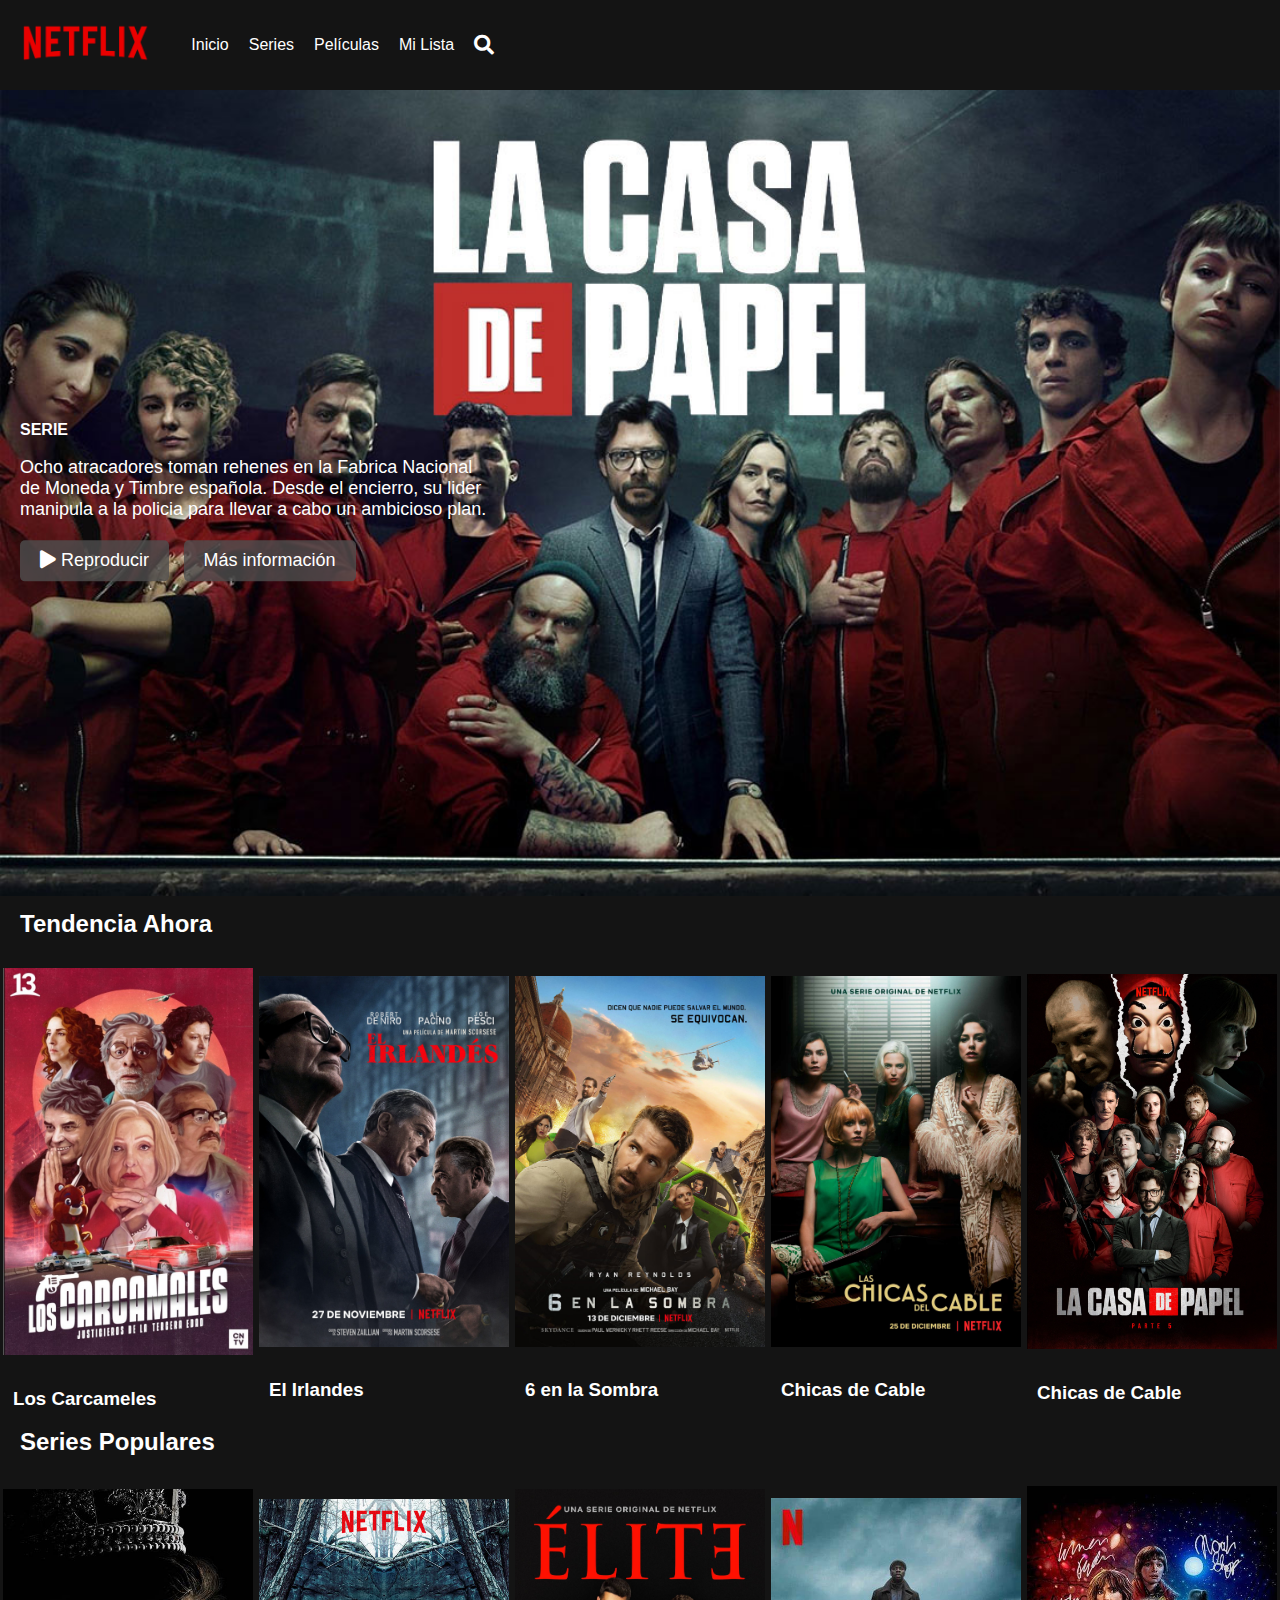
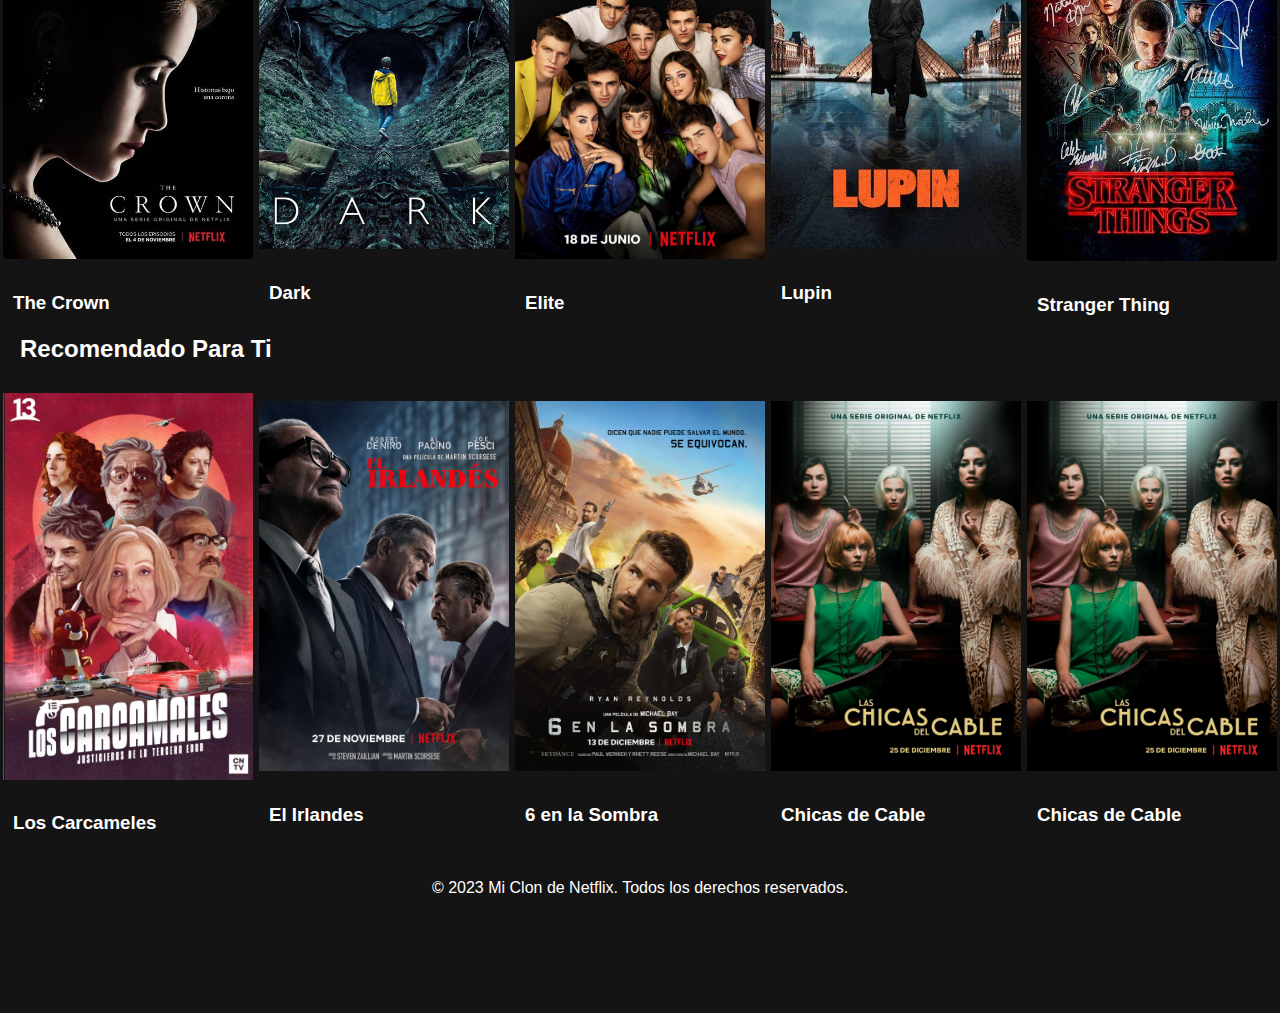
<file: Index.html>
<!DOCTYPE html>
<html>
<head>
    <title>Mi Clon de Netflix</title>
    <link rel="stylesheet" type="text/css" href="styles.css">
    <script src="script.js"></script>
    <link rel="stylesheet" href="https://cdnjs.cloudflare.com/ajax/libs/font-awesome/5.15.3/css/all.min.css">
</head>
<body>
    <!-- Barra de navegación -->
    <nav>
        <div class="logo">
            <img src="Imagenes/Logocompleto.png" alt="Logo de Netflix">
        </div>
        <ul class="menu">
            <li><a href="#">Inicio</a></li>
            <li><a href="#">Series</a></li>
            <li><a href="#">Películas</a></li>
            <li><a href="#">Mi Lista</a></li>
        </ul>
        <div class="search-icon">
            <i class="fas fa-search"></i>
        </div>
    </nav>

    <!-- Contenido principal -->
    <section class="banner">
        <img src="Imagenes/baner.jpg" alt="">
        <div class="banner-content">
            <div class="banner-logo"></div>
                <h2>SERIE</h2>
                <p>Ocho atracadores toman rehenes en la Fabrica Nacional<br>
                    de Moneda y Timbre española. Desde el encierro, su lider<br>
                    manipula a la policia para llevar a cabo un ambicioso plan.
                </p>
                <div class="banner-buttons">
                    <button ><i class="fas fa-play"></i></i>  Reproducir</button>
                    <button>Más información</button>
                </div>
            </div>
        </div>
    </section>

    <!-- Sección de categorías -->
    <section class="categories">
        <h2>Tendencia Ahora</h2>
        <div class="series-list carousel">
          <div class="carousel-inner">

            <div class="carousel-item">
              <div class="series-item">
                <img src="Imagenes/losCarcamales.jpg" alt="">
                <h3>Los Carcameles</h3>
              </div>
            </div>
            <div class="carousel-item">
              <div class="series-item">
                <img src="Imagenes/elIrlandes.jpg" alt="">
                <h3>El Irlandes</h3>
              </div>
            </div>
            <div class="carousel-item">
              <div class="series-item">
                <img src="Imagenes/6enlaSombra.jpg" alt="">
                <h3>6 en la Sombra</h3>
              </div>
            </div>
            <div class="carousel-item">
              <div class="series-item">
                <img src="Imagenes/chicasCable.jpg" alt="">
                <h3>Chicas de Cable</h3>
              </div>
            </div>
            <div class="carousel-item">
                <div class="series-item">
                  <img src="Imagenes/casaPapel.jpg" alt="">
                  <h3>Chicas de Cable</h3>
                </div>
              </div>
              <div class="carousel-item">
                <div class="series-item">
                  <img src="Imagenes/estadestrasdeti.jpg" alt="">
                  <h3>Esta Detras De Ti</h3>
                </div>
              </div>
              <div class="carousel-item">
                <div class="series-item">
                  <img src="Imagenes//hombresdeLombre.jpg" alt="">
                  <h3>Hombres de Lombre</h3>
                </div>
              </div>
              <div class="carousel-item">
                <div class="series-item">
                  <img src="Imagenes/nuestroPlaneta.webp" alt="">
                  <h3>Nuestro Planeta</h3>
                </div>
              </div>
              <div class="carousel-item">
                <div class="series-item">
                  <img src="Imagenes/sospechaMortal.webp" alt="">
                  <h3>Sospecha Mortal</h3>
                </div>
              </div>
              <div class="carousel-item">
                <div class="series-item">
                  <img src="Imagenes/vocesOcultas.jpg" alt="Chicas de Cable">
                  <h3>Voces Ocultas</h3>
                </div>
              </div>
    </section>
<!-- Sección de categorías 2 -->
    <section class="categories">
        <h2>Series Populares</h2>
        <div class="series-list carousel">
          <div class="carousel-inner">

            <div class="carousel-item">
              <div class="series-item">
                <img src="Imagenes/serieCrown.jpg" alt="">
                <h3>The Crown</h3>
              </div>
            </div>
            <div class="carousel-item">
              <div class="series-item">
                <img src="Imagenes/serieDark.jpg" alt="">
                <h3>Dark</h3>
              </div>
            </div>
            <div class="carousel-item">
              <div class="series-item">
                <img src="Imagenes/serieElite.jpg" alt="">
                <h3>Elite</h3>
              </div>
            </div>
            <div class="carousel-item">
              <div class="series-item">
                <img src="Imagenes/serieLupin.jpg" alt="">
                <h3>Lupin</h3>
              </div>
            </div>
            <div class="carousel-item">
                <div class="series-item">
                  <img src="Imagenes/serieStranger.jpg" alt="">
                  <h3>Stranger Thing</h3>
                </div>
              </div>
              <div class="carousel-item">
                <div class="series-item">
                  <img src="Imagenes/serieTrolis.jpg" alt="">
                  <h3>Trolis</h3>
                </div>
              </div>
              <div class="carousel-item">
                <div class="series-item">
                  <img src="Imagenes/serielockeKey.jpg" alt="">
                  <h3>Locke & Key</h3>
                </div>
              </div>
              <div class="carousel-item">
                <div class="series-item">
                  <img src="Imagenes/serieRiverdale.jpg" alt="">
                  <h3>Riverdale</h3>
                </div>
              </div>
              <div class="carousel-item">
                <div class="series-item">
                  <img src="Imagenes/serieVivirsinPermiso.jpg" alt="">
                  <h3>Vivir Sin Permiso</h3>
                </div>
              </div>
              <div class="carousel-item">
                <div class="series-item">
                  <img src="Imagenes/serieSexEducation.jpg" alt="Chicas de Cable">
                  <h3>Sex Education</h3>
                </div>
              </div>
    </section>
<!-- Sección de categorías 3-->
    <section class="categories">
        <h2>Recomendado Para Ti </h2>
        <div class="series-list carousel">
          <div class="carousel-inner">

            <div class="carousel-item">
              <div class="series-item">
                <img src="Imagenes/losCarcamales.jpg" alt="">
                <h3>Los Carcameles</h3>
              </div>
            </div>
            <div class="carousel-item">
              <div class="series-item">
                <img src="Imagenes/elIrlandes.jpg" alt="">
                <h3>El Irlandes</h3>
              </div>
            </div>
            <div class="carousel-item">
              <div class="series-item">
                <img src="Imagenes/6enlaSombra.jpg" alt="">
                <h3>6 en la Sombra</h3>
              </div>
            </div>
            <div class="carousel-item">
              <div class="series-item">
                <img src="Imagenes/chicasCable.jpg" alt="">
                <h3>Chicas de Cable</h3>
              </div>
            </div>
            <div class="carousel-item">
                <div class="series-item">
                  <img src="Imagenes/chicasCable.jpg" alt="">
                  <h3>Chicas de Cable</h3>
                </div>
              </div>
              <div class="carousel-item">
                <div class="series-item">
                  <img src="Imagenes/estadestrasdeti.jpg" alt="">
                  <h3>Esta Detras De Ti</h3>
                </div>
              </div>
              <div class="carousel-item">
                <div class="series-item">
                  <img src="Imagenes//hombresdeLombre.jpg" alt="">
                  <h3>Hombres de Lombre</h3>
                </div>
              </div>
              <div class="carousel-item">
                <div class="series-item">
                  <img src="Imagenes/nuestroPlaneta.webp" alt="">
                  <h3>Nuestro Planeta</h3>
                </div>
              </div>
              <div class="carousel-item">
                <div class="series-item">
                  <img src="Imagenes/sospechaMortal.webp" alt="">
                  <h3>Sospecha Mortal</h3>
                </div>
              </div>
              <div class="carousel-item">
                <div class="series-item">
                  <img src="Imagenes/vocesOcultas.jpg" alt="Chicas de Cable">
                  <h3>Voces Ocultas</h3>
                </div>
              </div>
    </section>

    <!-- Pie de página -->
    <footer>
        <p>&copy; 2023 Mi Clon de Netflix. Todos los derechos reservados.</p>
    </footer>
</body>
</html>
</file>
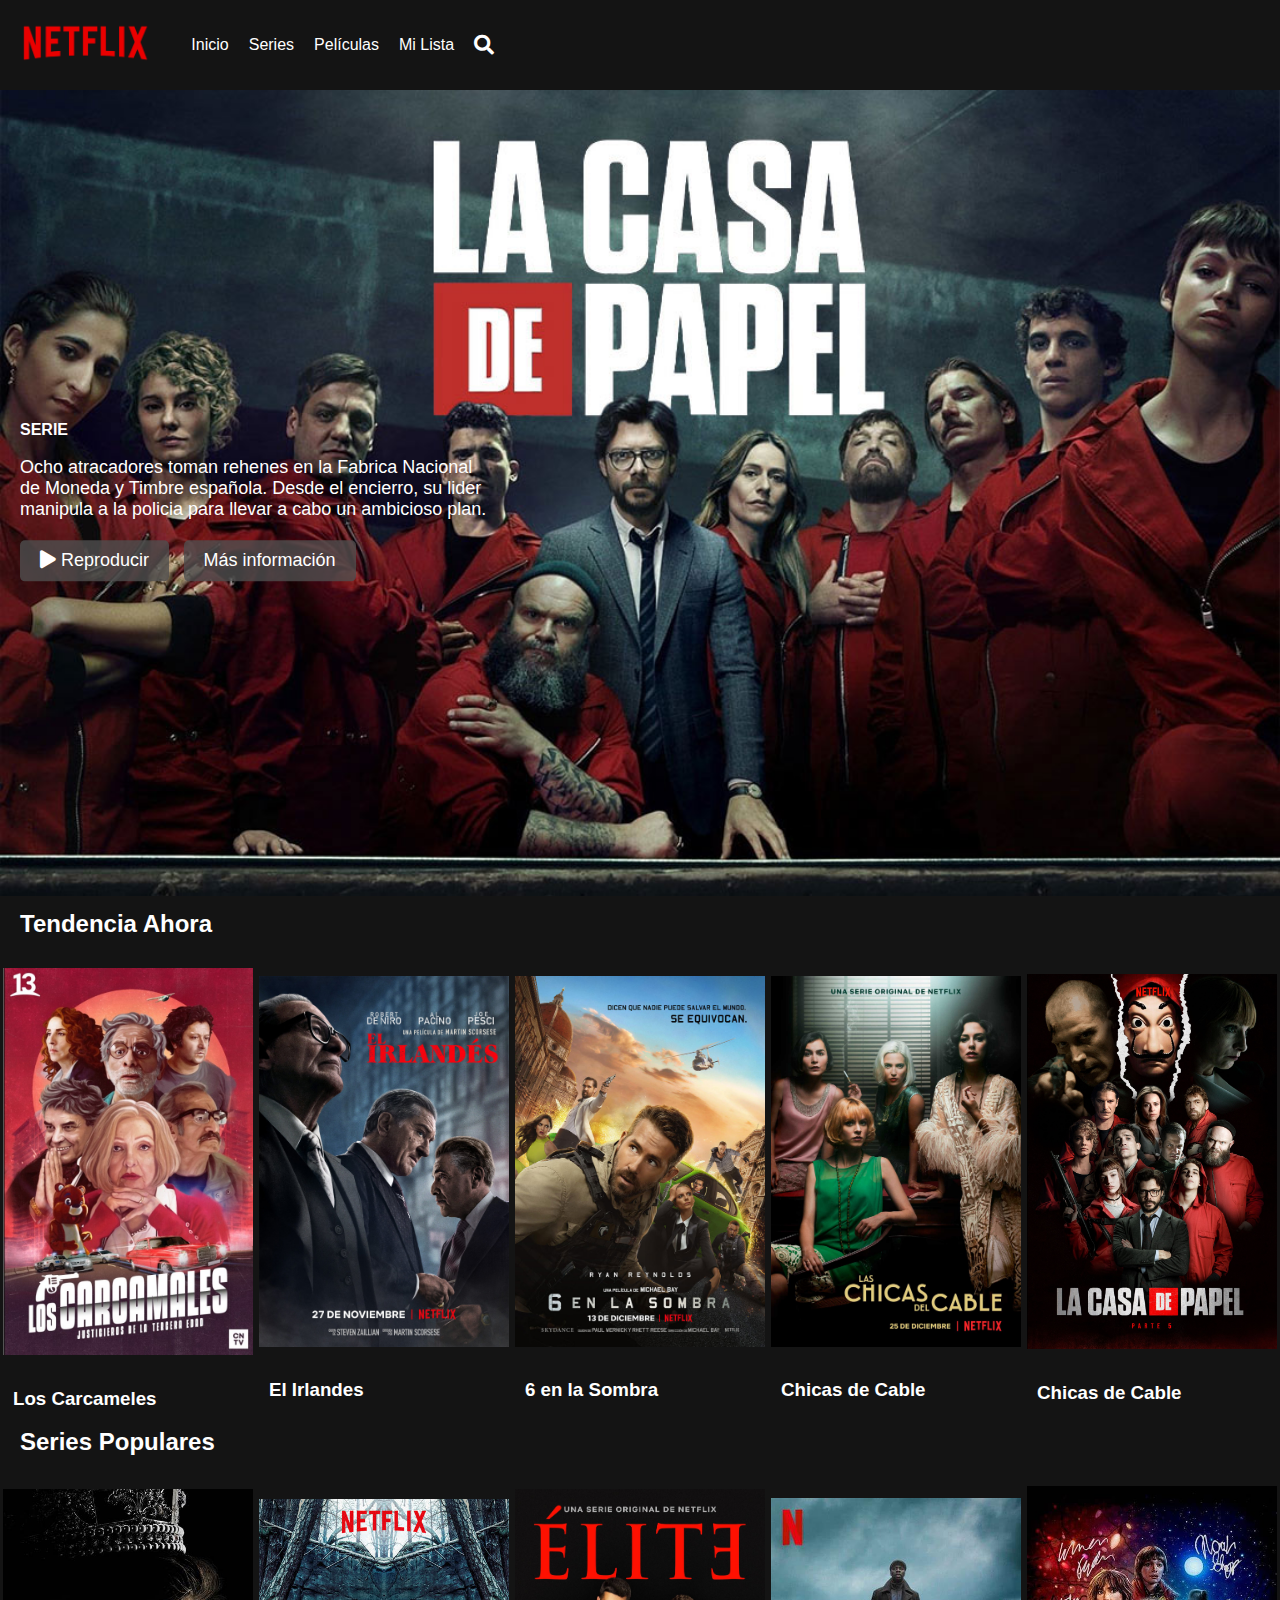
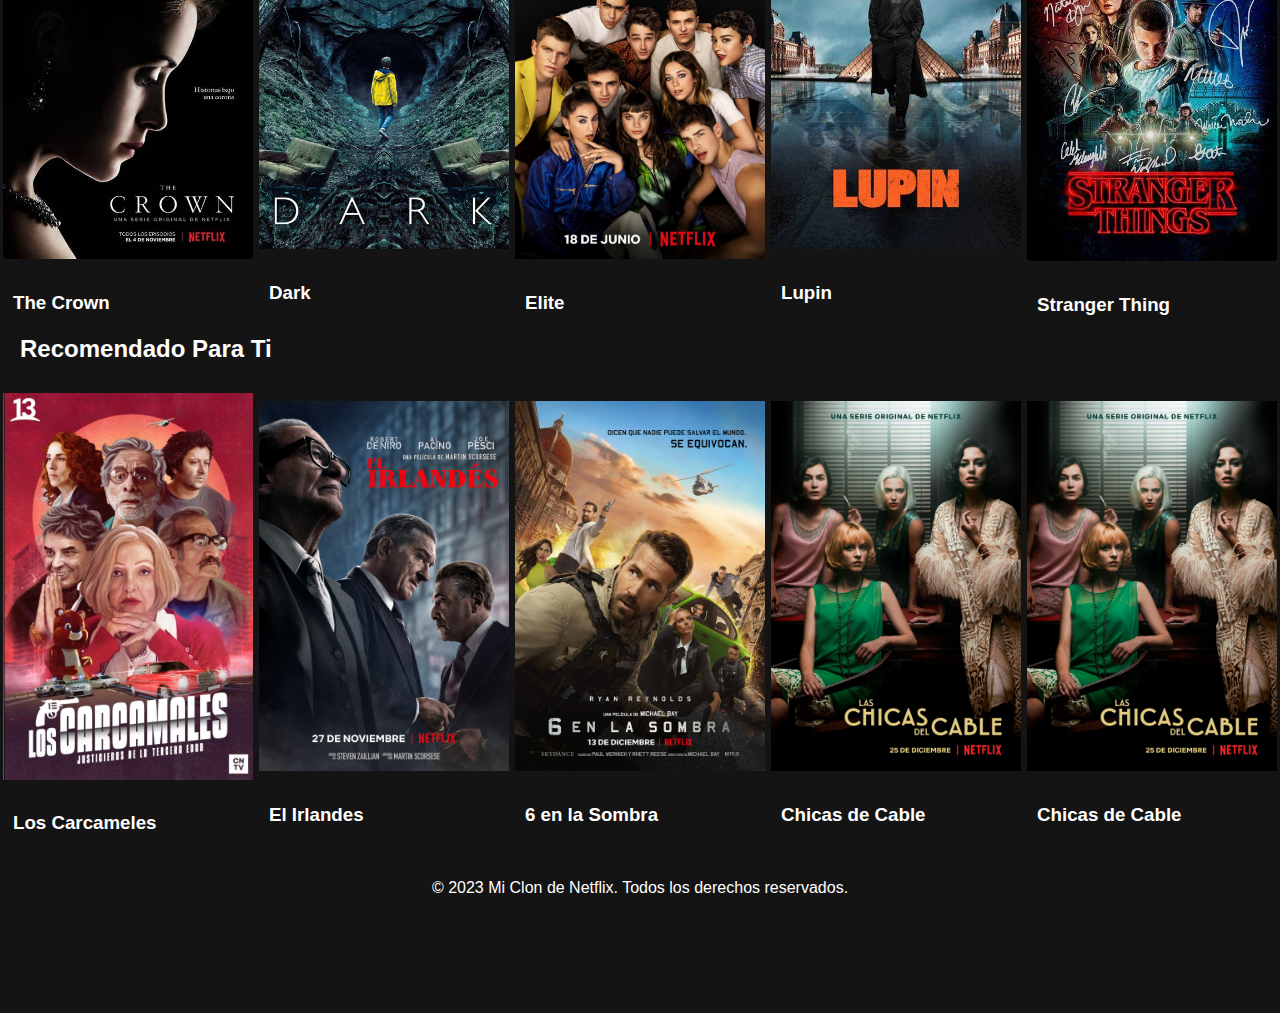
<file: index.html>
<!DOCTYPE html>
<html>
<head>
    <title>Mi Clon de Netflix</title>
    <link rel="stylesheet" type="text/css" href="styles.css">
    <script src="script.js"></script>
    <link rel="stylesheet" href="https://cdnjs.cloudflare.com/ajax/libs/font-awesome/5.15.3/css/all.min.css">
</head>
<body>
    <!-- Barra de navegación -->
    <nav>
        <div class="logo">
            <img src="Imagenes/Logocompleto.png" alt="Logo de Netflix">
        </div>
        <ul class="menu">
            <li><a href="#">Inicio</a></li>
            <li><a href="#">Series</a></li>
            <li><a href="#">Películas</a></li>
            <li><a href="#">Mi Lista</a></li>
        </ul>
        <div class="search-icon">
            <i class="fas fa-search"></i>
        </div>
    </nav>

    <!-- Contenido principal -->
    <section class="banner">
        <img src="Imagenes/baner.jpg" alt="">
        <div class="banner-content">
            <div class="banner-logo"></div>
                <h2>SERIE</h2>
                <p>Ocho atracadores toman rehenes en la Fabrica Nacional<br>
                    de Moneda y Timbre española. Desde el encierro, su lider<br>
                    manipula a la policia para llevar a cabo un ambicioso plan.
                </p>
                <div class="banner-buttons">
                    <button ><i class="fas fa-play"></i></i>  Reproducir</button>
                    <button>Más información</button>
                </div>
            </div>
        </div>
    </section>

    <!-- Sección de categorías -->
    <section class="categories">
        <h2>Tendencia Ahora</h2>
        <div class="series-list carousel">
          <div class="carousel-inner">

            <div class="carousel-item">
              <div class="series-item">
                <img src="Imagenes/losCarcamales.jpg" alt="">
                <h3>Los Carcameles</h3>
              </div>
            </div>
            <div class="carousel-item">
              <div class="series-item">
                <img src="Imagenes/elIrlandes.jpg" alt="">
                <h3>El Irlandes</h3>
              </div>
            </div>
            <div class="carousel-item">
              <div class="series-item">
                <img src="Imagenes/6enlaSombra.jpg" alt="">
                <h3>6 en la Sombra</h3>
              </div>
            </div>
            <div class="carousel-item">
              <div class="series-item">
                <img src="Imagenes/chicasCable.jpg" alt="">
                <h3>Chicas de Cable</h3>
              </div>
            </div>
            <div class="carousel-item">
                <div class="series-item">
                  <img src="Imagenes/casaPapel.jpg" alt="">
                  <h3>Chicas de Cable</h3>
                </div>
              </div>
              <div class="carousel-item">
                <div class="series-item">
                  <img src="Imagenes/estadestrasdeti.jpg" alt="">
                  <h3>Esta Detras De Ti</h3>
                </div>
              </div>
              <div class="carousel-item">
                <div class="series-item">
                  <img src="Imagenes//hombresdeLombre.jpg" alt="">
                  <h3>Hombres de Lombre</h3>
                </div>
              </div>
              <div class="carousel-item">
                <div class="series-item">
                  <img src="Imagenes/nuestroPlaneta.webp" alt="">
                  <h3>Nuestro Planeta</h3>
                </div>
              </div>
              <div class="carousel-item">
                <div class="series-item">
                  <img src="Imagenes/sospechaMortal.webp" alt="">
                  <h3>Sospecha Mortal</h3>
                </div>
              </div>
              <div class="carousel-item">
                <div class="series-item">
                  <img src="Imagenes/vocesOcultas.jpg" alt="Chicas de Cable">
                  <h3>Voces Ocultas</h3>
                </div>
              </div>
    </section>
<!-- Sección de categorías 2 -->
    <section class="categories">
        <h2>Series Populares</h2>
        <div class="series-list carousel">
          <div class="carousel-inner">

            <div class="carousel-item">
              <div class="series-item">
                <img src="Imagenes/serieCrown.jpg" alt="">
                <h3>The Crown</h3>
              </div>
            </div>
            <div class="carousel-item">
              <div class="series-item">
                <img src="Imagenes/serieDark.jpg" alt="">
                <h3>Dark</h3>
              </div>
            </div>
            <div class="carousel-item">
              <div class="series-item">
                <img src="Imagenes/serieElite.jpg" alt="">
                <h3>Elite</h3>
              </div>
            </div>
            <div class="carousel-item">
              <div class="series-item">
                <img src="Imagenes/serieLupin.jpg" alt="">
                <h3>Lupin</h3>
              </div>
            </div>
            <div class="carousel-item">
                <div class="series-item">
                  <img src="Imagenes/serieStranger.jpg" alt="">
                  <h3>Stranger Thing</h3>
                </div>
              </div>
              <div class="carousel-item">
                <div class="series-item">
                  <img src="Imagenes/serieTrolis.jpg" alt="">
                  <h3>Trolis</h3>
                </div>
              </div>
              <div class="carousel-item">
                <div class="series-item">
                  <img src="Imagenes/serielockeKey.jpg" alt="">
                  <h3>Locke & Key</h3>
                </div>
              </div>
              <div class="carousel-item">
                <div class="series-item">
                  <img src="Imagenes/serieRiverdale.jpg" alt="">
                  <h3>Riverdale</h3>
                </div>
              </div>
              <div class="carousel-item">
                <div class="series-item">
                  <img src="Imagenes/serieVivirsinPermiso.jpg" alt="">
                  <h3>Vivir Sin Permiso</h3>
                </div>
              </div>
              <div class="carousel-item">
                <div class="series-item">
                  <img src="Imagenes/serieSexEducation.jpg" alt="Chicas de Cable">
                  <h3>Sex Education</h3>
                </div>
              </div>
    </section>
<!-- Sección de categorías 3-->
    <section class="categories">
        <h2>Recomendado Para Ti </h2>
        <div class="series-list carousel">
          <div class="carousel-inner">

            <div class="carousel-item">
              <div class="series-item">
                <img src="Imagenes/losCarcamales.jpg" alt="">
                <h3>Los Carcameles</h3>
              </div>
            </div>
            <div class="carousel-item">
              <div class="series-item">
                <img src="Imagenes/elIrlandes.jpg" alt="">
                <h3>El Irlandes</h3>
              </div>
            </div>
            <div class="carousel-item">
              <div class="series-item">
                <img src="Imagenes/6enlaSombra.jpg" alt="">
                <h3>6 en la Sombra</h3>
              </div>
            </div>
            <div class="carousel-item">
              <div class="series-item">
                <img src="Imagenes/chicasCable.jpg" alt="">
                <h3>Chicas de Cable</h3>
              </div>
            </div>
            <div class="carousel-item">
                <div class="series-item">
                  <img src="Imagenes/chicasCable.jpg" alt="">
                  <h3>Chicas de Cable</h3>
                </div>
              </div>
              <div class="carousel-item">
                <div class="series-item">
                  <img src="Imagenes/estadestrasdeti.jpg" alt="">
                  <h3>Esta Detras De Ti</h3>
                </div>
              </div>
              <div class="carousel-item">
                <div class="series-item">
                  <img src="Imagenes//hombresdeLombre.jpg" alt="">
                  <h3>Hombres de Lombre</h3>
                </div>
              </div>
              <div class="carousel-item">
                <div class="series-item">
                  <img src="Imagenes/nuestroPlaneta.webp" alt="">
                  <h3>Nuestro Planeta</h3>
                </div>
              </div>
              <div class="carousel-item">
                <div class="series-item">
                  <img src="Imagenes/sospechaMortal.webp" alt="">
                  <h3>Sospecha Mortal</h3>
                </div>
              </div>
              <div class="carousel-item">
                <div class="series-item">
                  <img src="Imagenes/vocesOcultas.jpg" alt="Chicas de Cable">
                  <h3>Voces Ocultas</h3>
                </div>
              </div>
    </section>

    <!-- Pie de página -->
    <footer>
        <p>&copy; 2023 Mi Clon de Netflix. Todos los derechos reservados.</p>
    </footer>
</body>
</html>
</file>
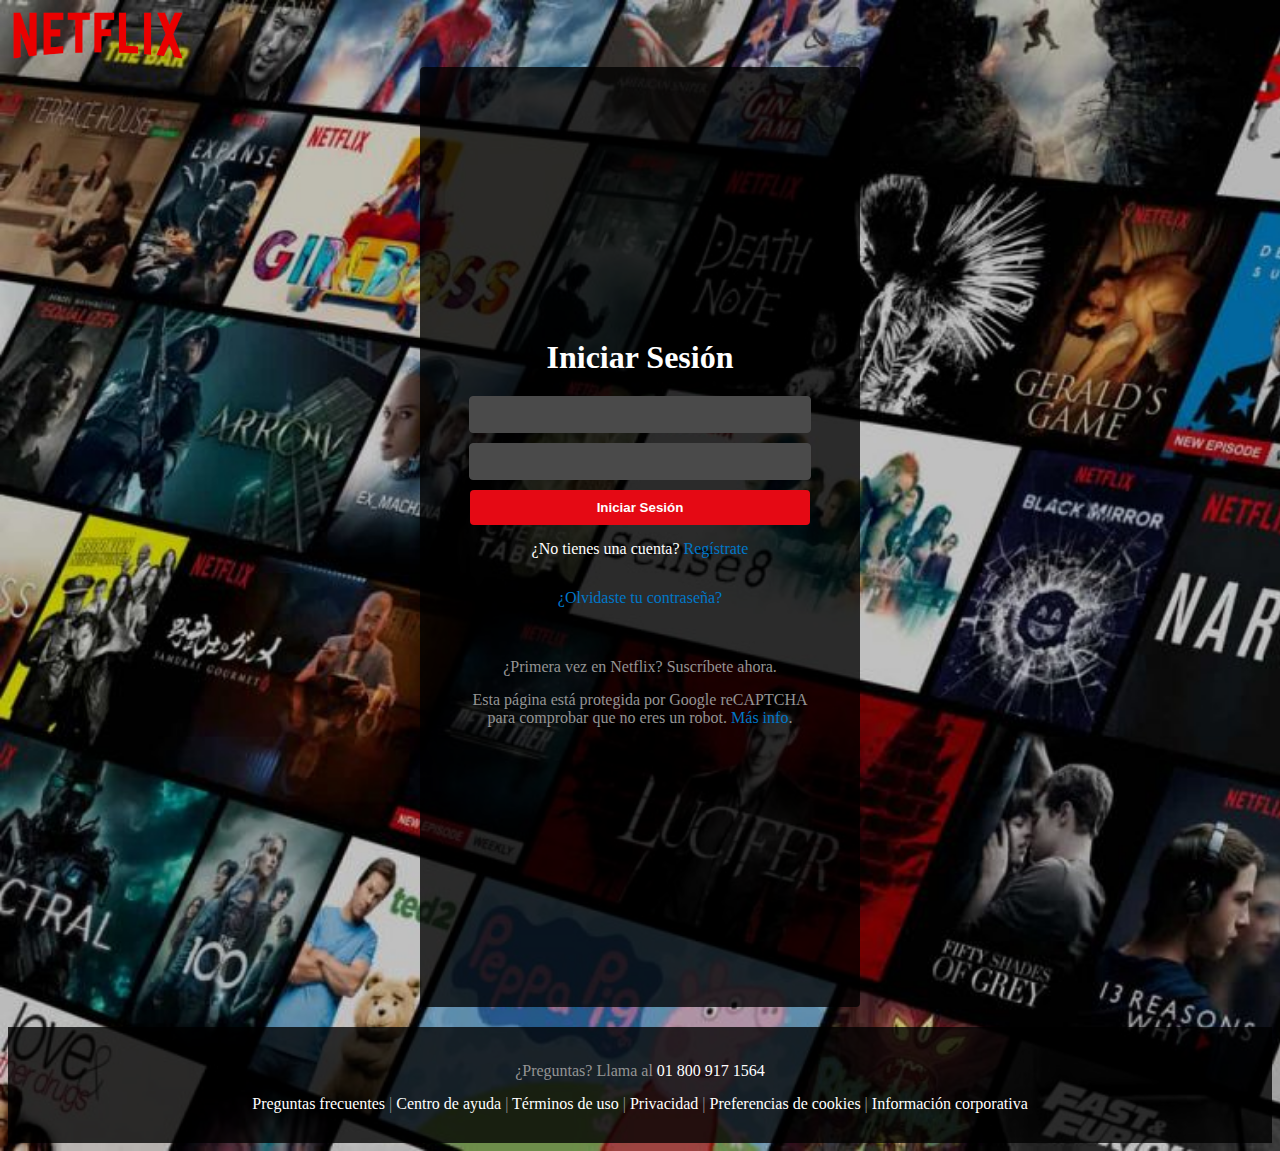
<file: Login.html>
<!DOCTYPE html>
<html>
<head>
  <title>Inicio de Sesión en Netflix</title>
  <link rel="stylesheet" type="text/css" href="loging.css">
</head>
<body>
    <div class="logo">
      <img src="Imagenes/Logocompleto.png" alt="Logo de Netflix">
    </div>
  <div class="container">
    <h1>Iniciar Sesión</h1>
      <label for="email">Correo electrónico:</label>
      <input type="email" id="email" name="email" required>
      
      <label for="password">Contraseña:</label>
      <input type="password" id="password" name="password" required>
      
      <button onclick="window.location.href='file:///C:/Users/verav/Dropbox/ClasesDEV.F/ProyectoClon/Pryoyecto%200/index.html#'">Iniciar Sesión</button>

    </form>
    <p>¿No tienes una cuenta? <a href="registro.php">Regístrate</a></p>
    <p><a href="olvido_contraseña.php">¿Olvidaste tu contraseña?</a></p>
    <footer>
      <p>¿Primera vez en Netflix? Suscríbete ahora.</p>
      <p>Esta página está protegida por Google reCAPTCHA para comprobar que no eres un robot. <a href="#">Más info</a>.</p>
    </footer>
  </div>
  <footer class="footer-2">
    <p>¿Preguntas? Llama al <a href="tel:018009171564">01 800 917 1564</a></p>
    <p><a href="#">Preguntas frecuentes</a> | <a href="#">Centro de ayuda</a> | <a href="#">Términos de uso</a> | <a href="#">Privacidad</a> | <a href="#">Preferencias de cookies</a> | <a href="#">Información corporativa</a></p>
  </footer>
</body>
</html>
</file>
<file: styles.css>
/* Estilos generales */
body {
    margin: 0;
    padding: 0;
    font-family: Arial, sans-serif;
    background-color: #141414;
    color: #ffffff;
  }
  
  /* Barra de navegación */
  nav {
    background-color: #141414;
    padding: 20px;
    display: flex;
    align-items: center;
  }
  
  .logo img {
    height: 40px;
  }

  .search-icon {
    font-size: 20px;
    color: #ffffff;
    cursor: pointer;
}
  
  .menu {
    list-style: none;
    display: flex;
    list-style-type: none;
    display: flex;
  }
  
  .menu li {
    margin-right: 20px;
  }
  
  .menu li a {
    text-decoration: none;
    color: #ffffff;
  }
  
  .menu li a:hover {
    text-decoration: underline;
}

  .banner {
    position: relative;
    width: 100%;
    overflow: hidden;
  }

  .banner img {
    width: 100%;
    height: auto;
  }

  .banner-content {
    position: absolute;
    top: 50%;
    transform: translateY(-50%);
    text-align: left;
    color: #fff;
    float: left;
    margin-left: 20px;
  }

  .banner h2 {
    font-size: 24px;
    margin-bottom: 10px;
    font-size: inherit;
  }

  .banner p {
    font-size: 18px;
    margin-bottom: 20px;
  }

  .banner-buttons button {
    margin-right: 10px;
    padding: 10px 20px;
    font-size: 18px;
    background-color: #504e4ecd;
    color: #fff;
    border: none;
    border-radius: 5px;
    cursor: pointer;
  }

  .banner-buttons button:hover {
    background-color: #e9d9d9cd;
  }

    /* Sección de categorías */
  .categories {
    padding: 50px 0;
    text-align: left;
    margin-top: -80px;
    margin-bottom: -150px;

  }
      
  .categories h2 {
    font-size: 24px;
    margin-bottom: 10px;
    padding: 20px;
  }

  .categories h3 {
    padding: 10px;
      }

 /*Carrucel*/     
      .carousel {
        width: 100%;
        overflow: hidden;
        position: relative;
        display: flex;
        align-items: center;
        overflow: hidden;
      }
    
      .carousel-inner {
        display: flex;
      }
    
      .carousel-item {
        flex: 0 0 20%;
        padding: 0 3px;
        box-sizing: border-box;
        transition: transform 0.3s ease-in-out;
        display: flex;
        align-items: center;
      }
    
      .carousel-item img {
        width: 100%;
        height: auto;
      }

/* Pie de página */
      footer {
        background-color: #141414;
        padding: 100px;
        text-align: center;
      }
/*
      .carousel {
        width: 100%;
        overflow: hidden;
        position: relative;
      }
  
      .carousel-inner {
        display: flex;
        transition: transform 0.5s ease;
      }
  
      .carousel-item {
        flex: 0 0 100%;
      }
  
      .carousel-item img {
        width: 100%;
        height: auto;
      }
  
      .carousel-nav {
        position: absolute;
        top: 50%;
        transform: translateY(-50%);
        display: flex;
        justify-content: space-between;
        width: 100%;
        z-index: 1;
      }
  
      .carousel-prev,
      .carousel-next {
        color: white;
        font-size: 24px;
        padding: 10px;
        background-color: rgba(0, 0, 0, 0.5);
        cursor: pointer;
      }
  
      .carousel-prev:hover,
      .carousel-next:hover {
        background-color: rgba(0, 0, 0, 0.8);
      }
  
      .carousel-inner {
        animation: slide 10s infinite;
      }
  
      @keyframes slide {
        0% {
          transform: translateX(0);
        }
        20% {
          transform: translateX(0);
        }
        25% {
          transform: translateX(-100%);
        }
        45% {
          transform: translateX(-100%);
        }
        50% {
          transform: translateX(-200%);
        }
        70% {
          transform: translateX(-200%);
        }
        75% {
          transform: translateX(-100%);
        }
        95% {
          transform: translateX(-100%);
        }
        100% {
          transform: translateX(0);
        }
      }
*/
</file>
<file: loging.css>
body {
  background-image: url('Imagenes/FondoLogin.jpg');
  background-size: cover;
}

.logo img {
  width: 180px; 
  height: auto; 
}

.container {
    max-width: 400px;
    margin: 0 auto;
    padding: 20px;
    background: #000000c6;
    border-radius: 4px;
    margin-bottom: 20px;
    height: 100vh; 
    display: flex;
    flex-direction: column;
    justify-content: center;
    align-items: center;
}
  
  
  h1 {
    text-align: left;
    margin-bottom: 20px;
    color: #fff;
  }
  /*No se esta mostrando el texto detro del imput de type */
  label {
    display: none;
    color: #fff;
  }
  
  input[type="email"],
  input[type="password"] {
    display: block;
    width: 80%;
    padding: 10px;
    margin-bottom: 10px;
    border-radius: 4px;
    background: #4a4a4a;
    border: 1px solid #4a4a4a;
    color: #fff;
  }
  
  input[type="email"]::placeholder,
  input[type="password"]::placeholder {
    color: #ccc;
  }
  
  input[type="email"]:focus,
  input[type="password"]:focus {
    outline: none;
    border-color: #e50914;
  }
  
  button {
    /* Estilos del botón */
    width: 85%;
    padding: 10px;
    background: #e50914;
    color: #fff;
    font-weight: bold;
    border: none;
    border-radius: 4px;
    cursor: pointer;
  }
  
  button:hover {
    background: #c40610;
  }  
   
  p {
    color: #ffffff;
    margin-top: 15px;
    text-align: center;
  }
  
  a {
    color: #0077c8;
    text-decoration: none;
  }
  
  a:hover {
    text-decoration: underline;
  }
  footer {
    padding: 20px;
    text-align: center;
  }
  
  footer p {
    margin-bottom: 10px;
    color: #949494;
  }
  
  footer a {
    color: #0077c8;
    text-decoration: none;
  }
  
  footer a:hover {
    text-decoration: underline;
  }
  .footer-2 {
    background-color: #000000c6;
    color: #949494;
    padding: 20px;
    text-align: center;
  }
  
  .footer-2 p {
    margin-bottom: 10px;
  }
  
  .footer-2 a {
    color: #fff;
    text-decoration: none;
  }
  
  .footer-2 a:hover {
    text-decoration: underline;
  }
</file>
